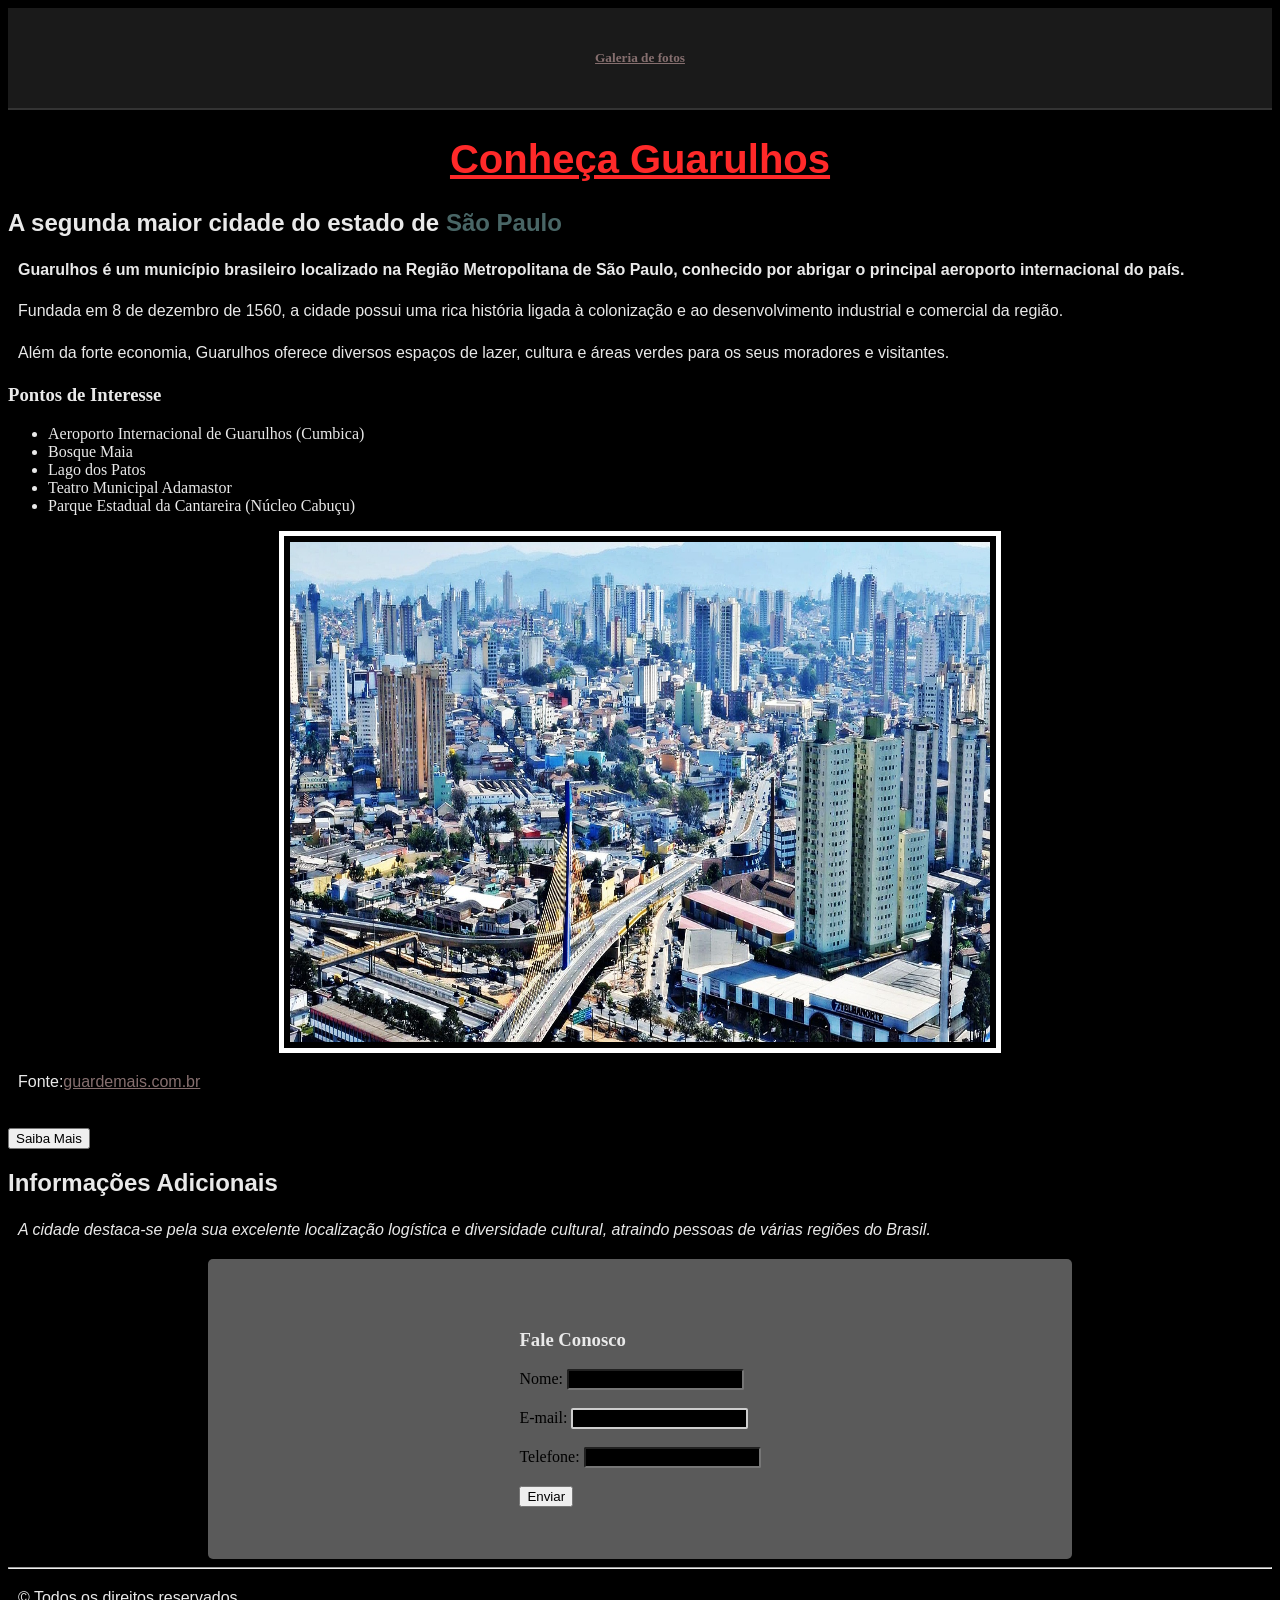
<file: index.html>
<!DOCTYPE html>
<html lang="pt-BR">
<head>
    <meta charset="UTF-8">
    <meta name="viewport" content="width=device-width, initial-scale=1.0">
    <title>Guarulhos - Minha Cidade</title>
    <link rel="stylesheet" href="css/style.css">
</head>
<body>

    <header>
      
      <a href="galeria.html"><h5>Galeria de fotos</h5></a>
    </header>
    <h1 id="titulo-principal">Conheça Guarulhos</h1>

    <h2 class="destaque">A segunda maior cidade do estado de <span>São Paulo</span></h2>

    <p class="destaque">Guarulhos é um município brasileiro localizado na Região Metropolitana de São Paulo, conhecido por abrigar o principal aeroporto internacional do país.</p>
    
    <p>Fundada em 8 de dezembro de 1560, a cidade possui uma rica história ligada à colonização e ao desenvolvimento industrial e comercial da região.</p>
    <p>Além da forte economia, Guarulhos oferece diversos espaços de lazer, cultura e áreas verdes para os seus moradores e visitantes.</p>

    <h3>Pontos de Interesse</h3>
    <ul>
        <li>Aeroporto Internacional de Guarulhos (Cumbica)</li>
        <li>Bosque Maia</li>
        <li>Lago dos Patos</li>
        <li>Teatro Municipal Adamastor</li>
        <li>Parque Estadual da Cantareira (Núcleo Cabuçu)</li>
    </ul>

    <div class="img-box">
        <img src="/imagens/grcity.jpg" alt="Paisagem de Guarulhos">
        
        
    </div>
<p>Fonte:<a href="https://guardemais.com.br/como-e-morar-em-guarulhos-tudo-o-que-voce-precisa-saber/">guardemais.com.br</a>
        </p>
    <br>
    <button id="botao-acao">Saiba Mais</button>

    <section>
        <h2>Informações Adicionais</h2>
        <p>A cidade destaca-se pela sua excelente localização logística e diversidade cultural, atraindo pessoas de várias regiões do Brasil.</p>
    </section>
    <div class="formulario">
    <form>
        <h3>Fale Conosco</h3>
        
        <label for="nome">Nome:</label>
        <input type="text" id="nome" name="nome"><br><br>

        <label for="email">E-mail:</label>
        <input type="email" id="email" name="email"><br><br>

        <label for="telefone">Telefone:</label>
        <input type="tel" id="telefone" name="telefone"><br><br>

        <button type="submit">Enviar</button>
    </form>
</div>
<hr>
<footer class="footer">
    <p>&copy; Todos os direitos reservados.</p>
</footer>
</body>
</html>
</file>
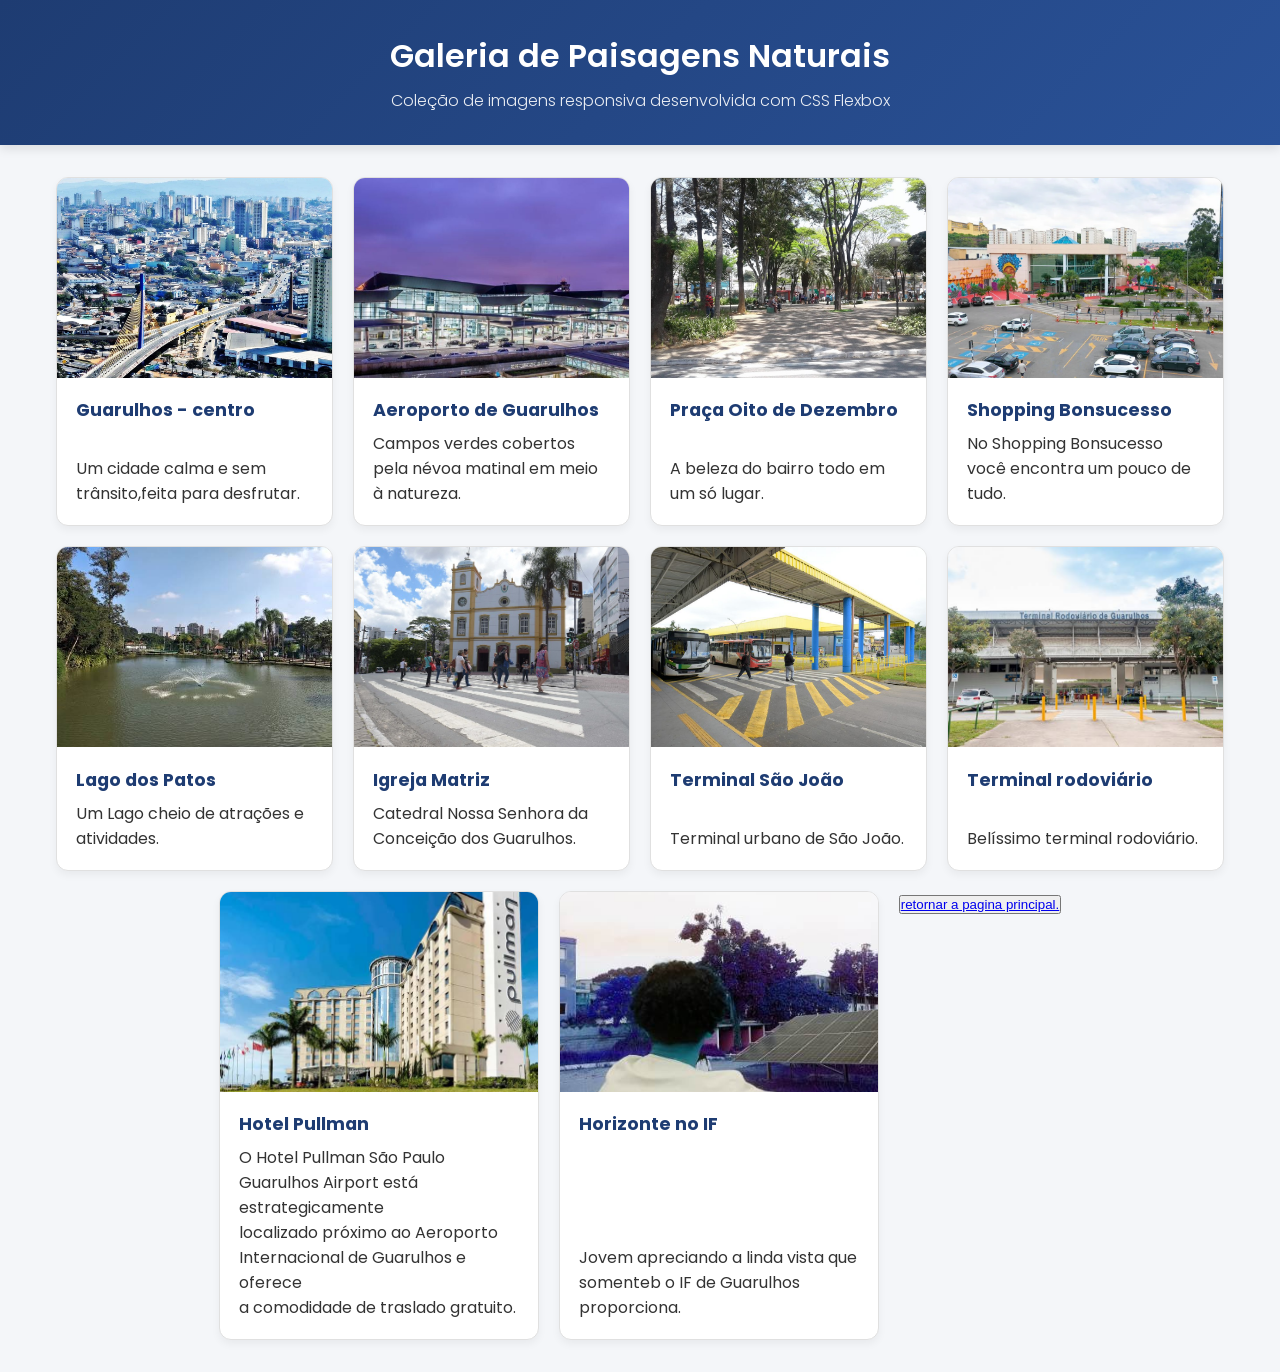
<file: galeria.html>
<!DOCTYPE html>
<html lang="pt-BR">
<head>
  <meta charset="UTF-8">
  <meta name="viewport" content="width=device-width, initial-scale=1.0">
  <title>Galeria de Fotos Responsiva</title>
  <link rel="preconnect" href="https://fonts.googleapis.com">
  <link rel="preconnect" href="https://fonts.gstatic.com" crossorigin>
  <link href="https://fonts.googleapis.com/css2?family=Poppins:wght@300;400;600&display=swap" rel="stylesheet">
  <link rel="stylesheet" href="css/galeria.css">
</head>
<body>

  <header>
    <h1>Galeria de Paisagens Naturais</h1>
    <p>Coleção de imagens responsiva desenvolvida com CSS Flexbox</p>
  </header>

  <main>
    <section class="gallery-container">
      
      
      <article class="photo-card">
        <div class="photo-wrapper">
          <img src="/imagens/grcity.jpg" alt="Imagem ilustrativa do centro de Guarulhos">
        </div>
        <div class="card-info">
          <h3>Guarulhos - centro</h3>
          <p>Um cidade calma e sem trânsito,feita para desfrutar.</p>
        </div>
      </article>

      <article class="photo-card">
        <div class="photo-wrapper">
          <img src="/imagens/aeroporto-guarulhos-.png" alt="Foto do aeroporto de Guarulhos">
        </div>
        <div class="card-info">
          <h3>Aeroporto de Guarulhos</h3>
          <p>Campos verdes cobertos pela névoa matinal em meio à natureza.</p>
        </div>
      </article>

      <article class="photo-card">
        <div class="photo-wrapper">
          <img src="/imagens/praça8.jpg" alt="Lobo na Neve">
        </div>
        <div class="card-info">
          <h3>Praça Oito de Dezembro </h3>
          <p>A beleza do bairro todo em um só lugar.</p>
        </div>
      </article>

      <article class="photo-card">
        <div class="photo-wrapper">
          <img src="/imagens/shopping-bonsucesso.webp" alt="Cachoeira Cristalina">
        </div>
        <div class="card-info">
          <h3>Shopping Bonsucesso</h3>
          <p>No Shopping Bonsucesso você encontra um pouco de tudo.</p>
        </div>
      </article>

      <article class="photo-card">
        <div class="photo-wrapper">
          <img src="imagens/lago.jpeg" alt="Praia Paradisíaca">
        </div>
        <div class="card-info">
          <h3>Lago dos Patos</h3>
          <p>Um Lago cheio de atrações e atividades.</p>
        </div>
      </article>

      <article class="photo-card">
        <div class="photo-wrapper">
          <img src="imagens/Igreja-Matriz.jpg" alt="Estrada do Campo">
        </div>
        <div class="card-info">
          <h3>Igreja Matriz</h3>
          <p>
            Catedral Nossa Senhora da Conceição dos Guarulhos.</p>
        </div>
      </article>

      <article class="photo-card">
        <div class="photo-wrapper">
          <img src="imagens/Terminal-Sao-Joao.jpg" alt="Outono na Cidade">
        </div>
        <div class="card-info">
          <h3>Terminal São João</h3>
          <p>Terminal urbano de São João.</p>
        </div>
      </article>

   
      <article class="photo-card">
        <div class="photo-wrapper">
          <img src="imagens/terminalr.jpeg" alt="Cânion Majestoso">
        </div>
        <div class="card-info">
          <h3>Terminal rodoviário</h3>
          <p>Belíssimo terminal rodoviário.</p>
        </div>
      </article>

      <article class="photo-card">
        <div class="photo-wrapper">
          <img src="imagens/hotel-pullman.jpeg" alt="Lago Espelhado">
        </div>
        <div class="card-info">
          <h3>Hotel Pullman</h3>
          <p>O Hotel Pullman São Paulo Guarulhos Airport está estrategicamente<br>
            localizado próximo ao Aeroporto Internacional de Guarulhos e oferece<br>
            a comodidade de traslado gratuito.</p>
        </div>
      </article>

      <article class="photo-card">
        <div class="photo-wrapper">
          <img src="imagens/josephd.jpg" alt="Horizonte no Deserto">
        </div>
        <div class="card-info">
          <h3>Horizonte no IF</h3>
          <p>Jovem apreciando a linda vista que somenteb o IF de Guarulhos<br>
            proporciona.</p>
        </div>
      </article>
      <div><button>
      <a href="index.html">retornar a pagina principal.</a>
      </button></div>



    </section>
  </main>

  <footer>
    <p></p>
  </footer>

</body>
</html>
</file>
<file: css/style.css>
p {
    font-family: Arial, sans-serif;
    color: #e9e9e9;
    line-height: 1.6;
}

.destaque {
    color: #e9e9e9;
    font-weight: bold;
}

#titulo-principal {
    text-align: center;
    color: #ff2929;
    font-size: 2.5em;
    text-decoration: underline;
}

section p {
    font-style: italic;
    color: #e9e9e9;
}

h1, h2 {
    font-family: 'Segoe UI', Tahoma, Geneva, Verdana, sans-serif;
    color:#e9e9e9;
}

button:hover {
    background-color: #000000;
    color: white;
    border: 2px rgb(185, 185, 185);
    font-size: 17px;
    border-radius: 5px;
}

input[type="email"] {
    border: 2px solid #cecece;
    background-color: #000000;
    color: #e9e9e9;
}
input{
    border-radius:2px;
    background-color: #000000;
    color: #e9e9e9;
}
button[type="button"]{
    margin-left:10px;



}

.paragrafo-especial.destaque {
    font-size: 1.2em;
    background-color: #f9e79f;
}
body{

    background-color: #000000;
}
.formulario{
    background-color: #5a5a5a;
    height: 25vh;           
    display: flex;           
    justify-content: center;
    align-items: center;     
    margin-left: 200px;
    margin-right: 200px;
    border-radius: 5px;
    height: 300px;
}
h3{
    color:#e9e9e9;

}
ul>li{
    color:#e9e9e9;


}
html{
    scroll-behavior: smooth;
}
#botao-acao:hover{
    color: #e9e9e9;
    background-color: #000000;
    
}
img{
    height:500px;
    width:700px;
    border:5px solid white;
    padding:6px;
    justify-content: center;
    
}
.img-box{
    display: flex;
    justify-content: center;
    align-items: center;


}

a{
    color:#866f6f;
    
}
a:hover{
    color:#95cfd1;


}
p{
    margin-left: 10px;

}
span{
    color:rgb(73, 102, 102);
}

header {
    background-color: #1a1a1a; 
    min-height: 80px;
    margin-top: 0;
    padding: 10px 20px;
    display: flex;
    justify-content: center; 
    align-items: center; 
    border-bottom: 2px solid #333333;
}
</file>
<file: css/galeria.css>
* {
    box-sizing: border-box;
    margin: 0;
    padding: 0;
  }
  
  body {
    font-family: 'Poppins', sans-serif;
    background-color: #f4f6f9;
    color: #333;
    display: flex;
    flex-direction: column;
    min-height: 100vh;
    scroll-behavior: smooth;
  }
  
  header {
    background: linear-gradient(135deg, #1e3c72, #2a5298);
    color: #ffffff;
    text-align: center;
    padding: 2rem 1rem;
    box-shadow: 0 4px 10px rgba(0, 0, 0, 0.1);
  }
  
  header h1 {
    font-weight: 600;
    font-size: 2rem;
    margin-bottom: 0.5rem;
  }
  
  header p {
    font-weight: 300;
    font-size: 1rem;
    opacity: 0.9;
  }
  
  main {
    flex: 1;
    padding: 2rem 1rem;
    max-width: 1200px;
    margin: 0 auto;
    width: 100%;
  }
  
  .gallery-container {
    display: flex;
    flex-wrap: wrap;       
    gap: 20px;              
    justify-content: center; 
    align-items: stretch;
  }
  
  .photo-card {
    background-color: #ffffff;
    border-radius: 12px;
    border: 1px solid #e0e0e0;
    overflow: hidden;
    box-shadow: 0 4px 8px rgba(0, 0, 0, 0.05);
  
    flex: 1 1 250px;
    max-width: 320px;
  
    display: flex;
    flex-direction: column;
  }
  
  .photo-card:hover {
    box-shadow: 0 12px 24px rgba(0, 0, 0, 0.15);
    border-color: #2a5298;
  }
  
  .photo-wrapper {
    width: 100%;
    height: 200px;
    overflow: hidden;
  }
  
  .photo-card img {
    width: 100%;
    height: 100%;
    object-fit: cover;
    transition: transform 0.4s ease;
  }
  
  .photo-card:hover img {
    height: 140px;
}
  
  .card-info {
    padding: 1.2rem;
    display: flex;
    flex-direction: column;
    justify-content: space-between;
    flex-grow: 1;
  }
  
  .card-info h3 {
    font-size: 1.1rem;
    color: #1e3c72;
    margin-bottom: 0.5rem;
}
</file>
